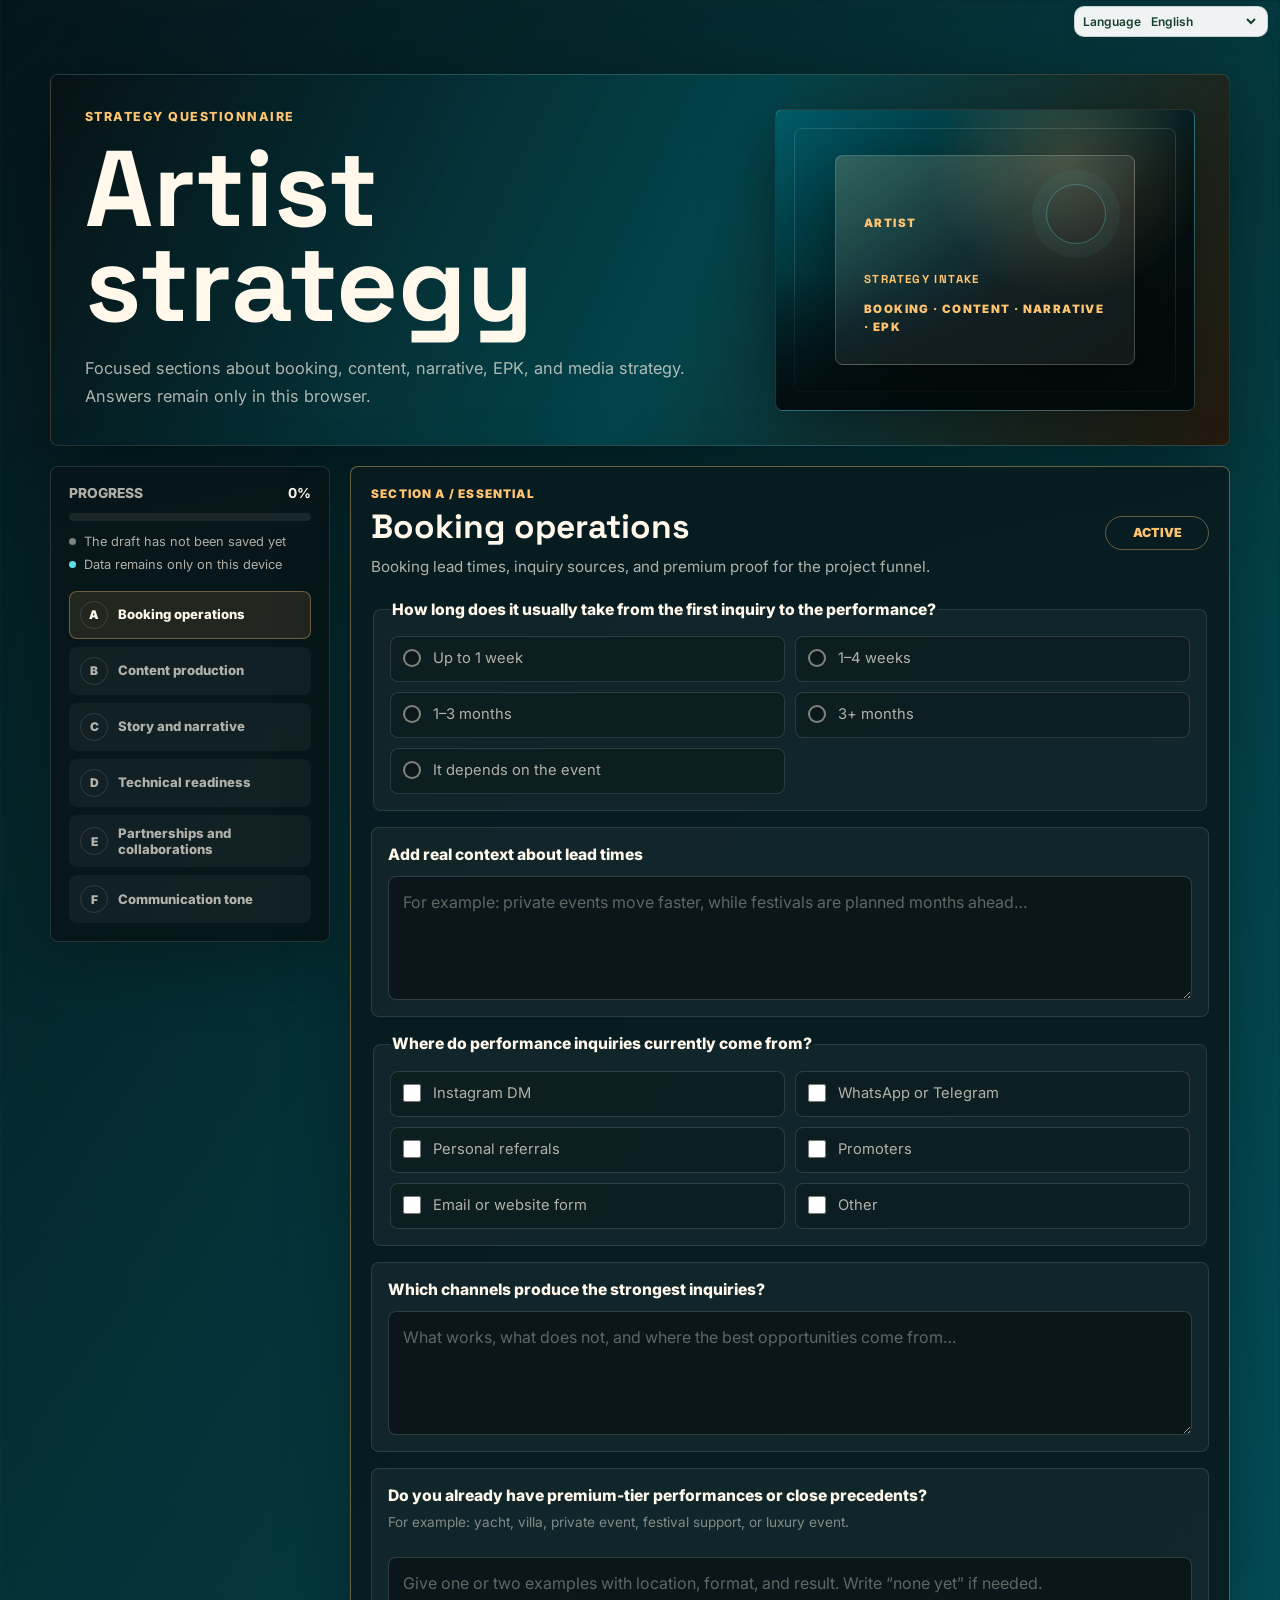
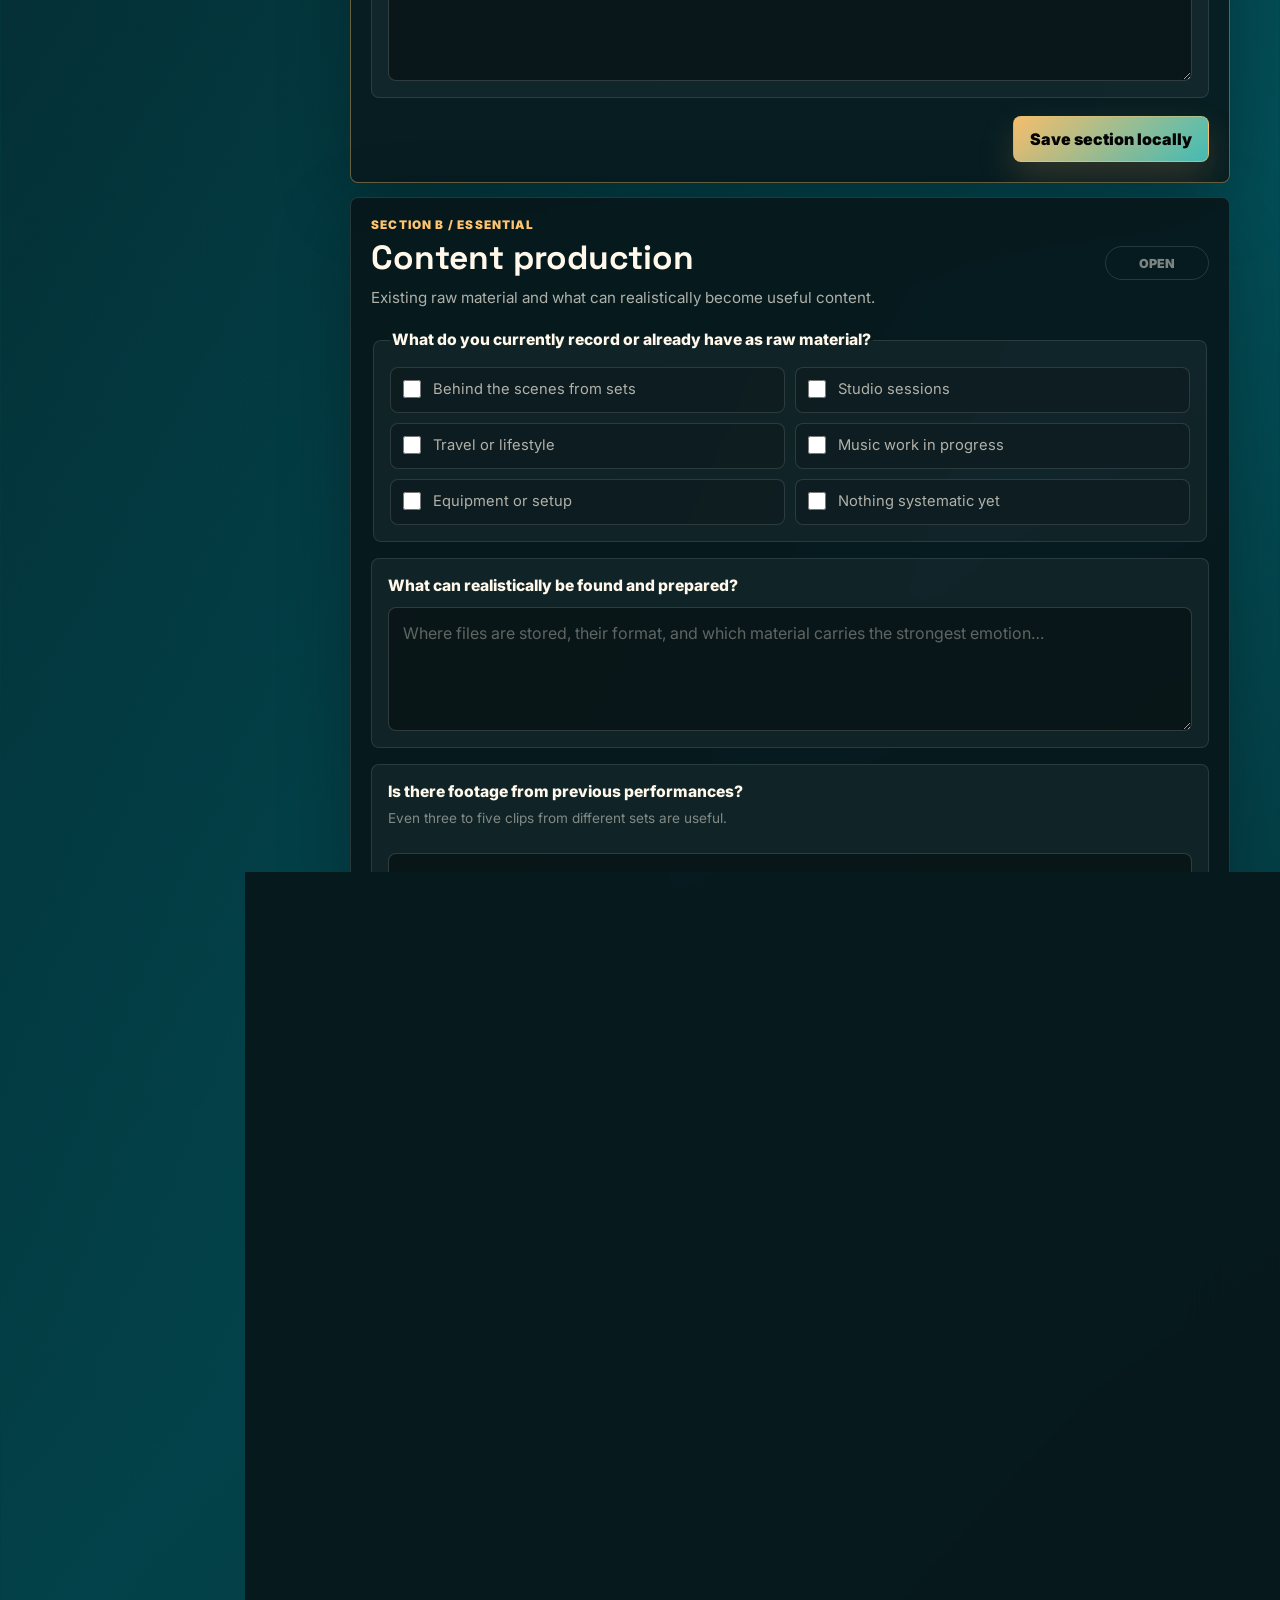
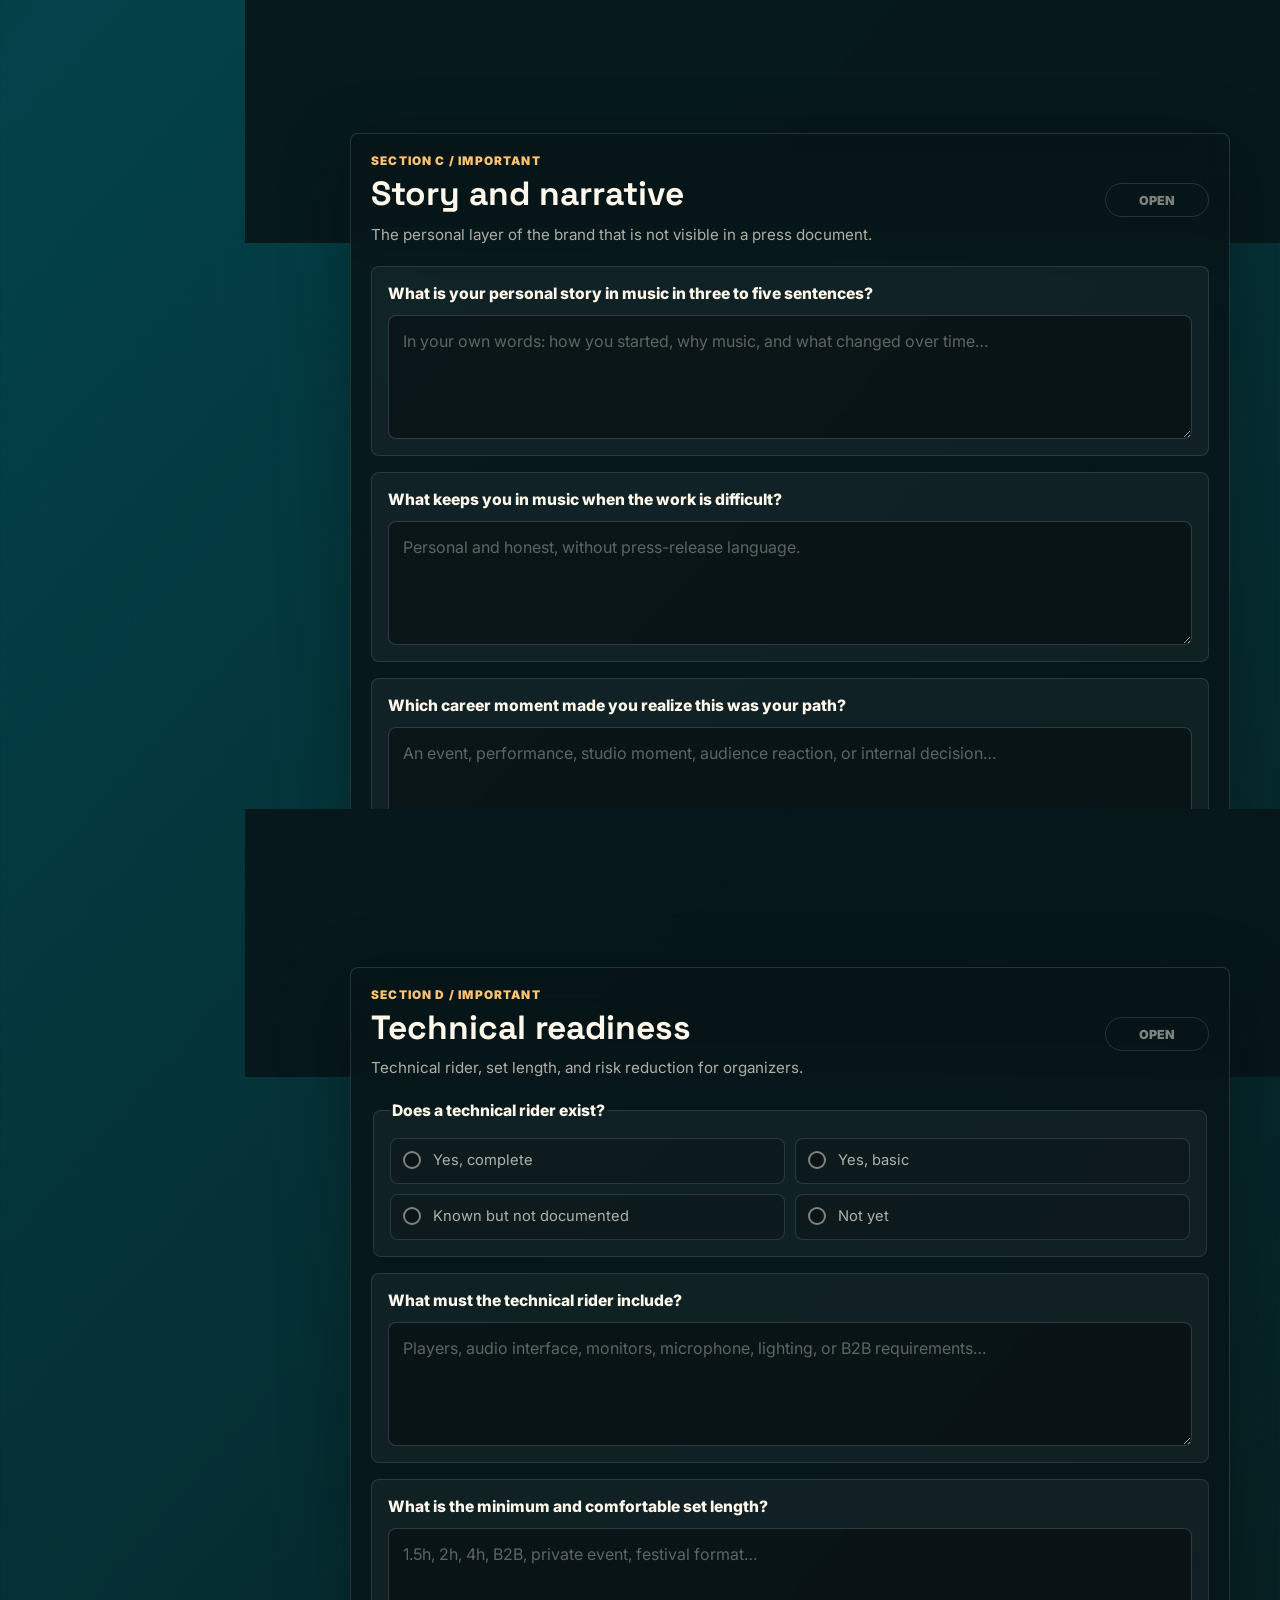
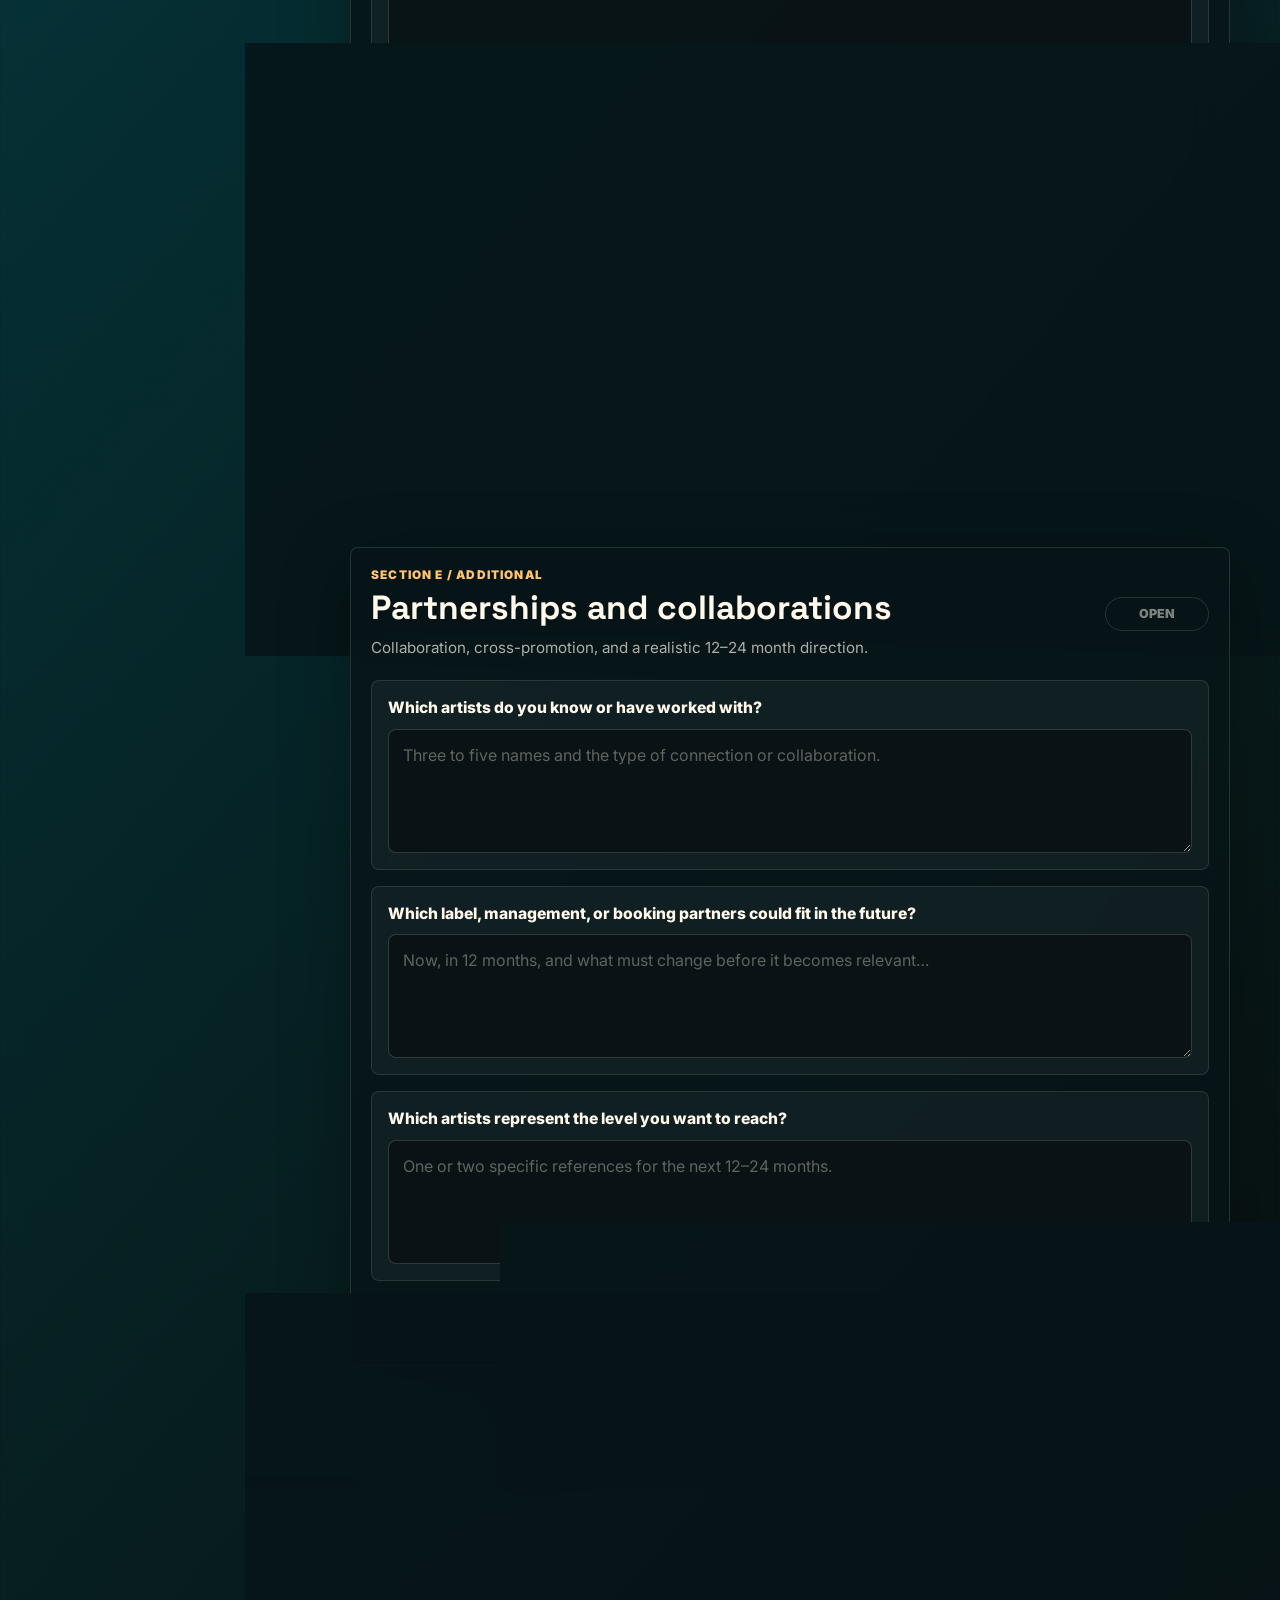
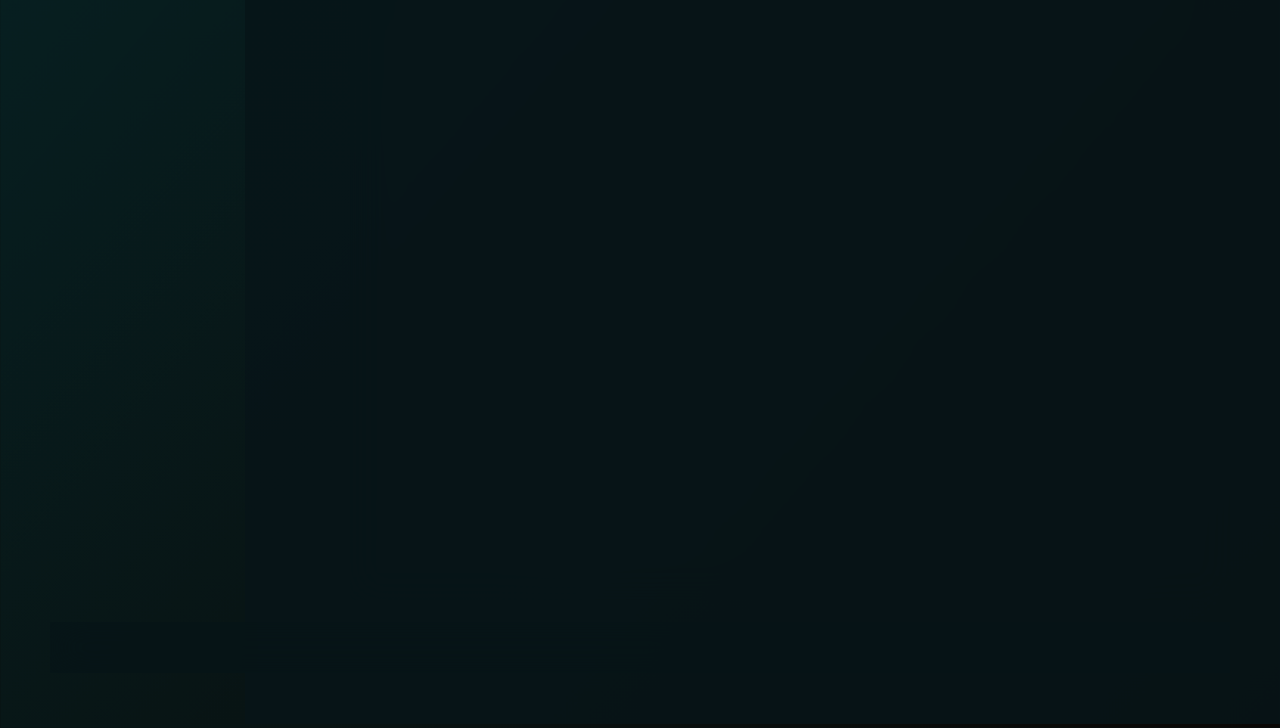
<file: prohor-intake.html>
<!DOCTYPE html>
<html lang="en">
<head>
  <meta charset="UTF-8">
  <meta name="viewport" content="width=device-width, initial-scale=1.0">
  <meta name="description" content="Questionnaire for preparing an artist strategy, personal brand, and booking process.">
  <meta name="robots" content="noindex, nofollow">
  <title data-i18n-key="Artist strategy questionnaire">Artist strategy questionnaire</title>
  <link rel="preconnect" href="https://fonts.googleapis.com">
  <link rel="preconnect" href="https://fonts.gstatic.com" crossorigin>
  <link href="https://fonts.googleapis.com/css2?family=Inter:wght@400;500;600;700;800;900&family=Space+Grotesk:wght@500;600;700&display=swap" rel="stylesheet">
  <link rel="stylesheet" href="prohor-intake.css">
</head>
<body>
  <div class="locale-mount"><label class="locale-switcher">
    <span data-i18n-key="Language">Language</span>
    <select data-language-selector aria-label="Language" data-i18n-aria-label="Language">
      <option value="en">English</option>
      <option value="uk">Українська</option>
    </select>
  </label></div>

  <main class="intake-shell">
    <section class="intake-hero" aria-labelledby="page-title">
      <div class="hero-copy">
        <p class="eyebrow"><span data-i18n-key="Strategy questionnaire">Strategy questionnaire</span></p>
        <h1 id="page-title"><span data-i18n-key="Artist strategy">Artist strategy</span></h1>
        <p class="hero-lede"><span data-i18n-key="Focused sections about booking, content, narrative, EPK, and media strategy. Answers remain only in this browser.">Focused sections about booking, content, narrative, EPK, and media strategy. Answers remain only in this browser.</span></p>
      </div>

      <div class="hero-art" aria-hidden="true">
        <div class="hero-art__frame">
          <span><span data-i18n-key="Artist">Artist</span></span>
          <strong><span data-i18n-key="Strategy intake">Strategy intake</span></strong>
          <small><span data-i18n-key="Booking · Content · Narrative · EPK">Booking · Content · Narrative · EPK</span></small>
        </div>
      </div>
    </section>

    <section class="intake-workspace" aria-label="Questionnaire workspace" data-i18n-aria-label="Questionnaire workspace">
      <aside class="progress-panel">
        <div class="progress-topline">
          <span><span data-i18n-key="Progress">Progress</span></span>
          <strong id="progress-percent">0%</strong>
        </div>
        <div class="progress-track" aria-hidden="true">
          <span id="progress-fill"></span>
        </div>
        <div class="intake-status" role="status" aria-live="polite">
          <span id="save-indicator" class="save-indicator"></span>
          <span id="storage-indicator" class="storage-indicator"><span data-i18n-key="Data remains only on this device">Data remains only on this device</span></span>
        </div>
        <ol id="section-nav" class="section-nav" aria-label="Question sections" data-i18n-aria-label="Question sections"></ol>
      </aside>

      <form id="intake-form" class="form-stage" novalidate>
        <div id="section-list"></div>
      </form>
    </section>

    <footer class="intake-footer">
      <span><span data-i18n-key="Local draft">Local draft</span></span>
      <span><span data-i18n-key="Answers are not sent to the team automatically">Answers are not sent to the team automatically</span></span>
    </footer>
  </main>

  <div id="toast" class="toast" role="status" aria-live="polite"></div>

  <script src="client-space.i18n.js"></script>
  <script src="prohor-intake.js"></script>
</body>
</html>
</file>
<file: prohor-intake.css>
:root {
  --bg: #080705;
  --bg-soft: #07191c;
  --panel: rgba(7, 21, 24, 0.88);
  --panel-strong: rgba(8, 28, 32, 0.95);
  --line: rgba(255, 255, 255, 0.13);
  --line-strong: rgba(239, 193, 116, 0.38);
  --text: #fff8eb;
  --muted: rgba(255, 248, 235, 0.68);
  --soft: rgba(255, 248, 235, 0.48);
  --amber: #e0a14f;
  --amber-strong: #ffc46f;
  --cyan: #5edee6;
  --teal: #006b78;
  --teal-soft: #0b3f47;
  --ink: #050505;
  --success: #66e6ad;
  --danger: #ff8b74;
  --shadow: 0 24px 80px rgba(0, 0, 0, 0.42);
  --font: Inter, -apple-system, BlinkMacSystemFont, "Segoe UI", sans-serif;
  --display: "Space Grotesk", Inter, sans-serif;
}

* {
  box-sizing: border-box;
}

html {
  min-height: 100%;
  background: var(--bg);
  color: var(--text);
  font-family: var(--font);
  -webkit-font-smoothing: antialiased;
  scroll-behavior: smooth;
}

body {
  min-height: 100vh;
  margin: 0;
  background:
    linear-gradient(130deg, rgba(4, 13, 15, 0.9), rgba(0, 91, 102, 0.66) 38%, rgba(10, 7, 5, 0.94) 100%),
    linear-gradient(180deg, #0a6672 0%, #081315 42%, #080705 100%);
  color: var(--text);
}

body::before {
  position: fixed;
  inset: 0;
  z-index: -2;
  content: "";
  background:
    radial-gradient(circle at 72% 18%, rgba(224, 161, 79, 0.18), transparent 34%),
    radial-gradient(circle at 20% 34%, rgba(94, 222, 230, 0.13), transparent 38%);
  opacity: 0.9;
}

body::after {
  position: fixed;
  inset: 0;
  z-index: -1;
  content: "";
  background-image:
    linear-gradient(rgba(255, 255, 255, 0.035) 1px, transparent 1px),
    linear-gradient(90deg, rgba(255, 255, 255, 0.028) 1px, transparent 1px);
  background-size: 64px 64px;
  mask-image: linear-gradient(to bottom, rgba(0, 0, 0, 0.8), transparent 72%);
  pointer-events: none;
}

button,
input,
textarea {
  font: inherit;
}

button {
  border: 0;
}

.intake-shell {
  width: min(1180px, calc(100% - 32px));
  margin: 0 auto;
  padding: 32px 0 56px;
}

.intake-hero {
  display: grid;
  grid-template-columns: minmax(0, 1fr) minmax(260px, 420px);
  gap: 28px;
  align-items: end;
  min-height: 360px;
  padding: 34px;
  border: 1px solid var(--line);
  border-radius: 8px;
  background:
    linear-gradient(115deg, rgba(6, 18, 21, 0.95), rgba(0, 96, 108, 0.62) 54%, rgba(48, 29, 10, 0.76)),
    rgba(8, 20, 22, 0.9);
  box-shadow: var(--shadow);
  overflow: hidden;
}

.hero-copy {
  max-width: 680px;
}

.eyebrow {
  margin: 0 0 18px;
  color: var(--amber-strong);
  font-size: 0.78rem;
  font-weight: 800;
  letter-spacing: 0.12em;
  text-transform: uppercase;
}

h1 {
  max-width: 860px;
  margin: 0;
  font-family: var(--display);
  font-size: clamp(3.35rem, 8.4vw, 7.4rem);
  line-height: 0.88;
  letter-spacing: 0;
}

.hero-lede {
  max-width: 620px;
  margin: 24px 0 0;
  color: var(--muted);
  font-size: 1.02rem;
  line-height: 1.7;
}

.hero-art {
  position: relative;
  align-self: stretch;
  display: grid;
  place-items: center;
  min-height: 264px;
  margin: 0;
  border: 1px solid rgba(255, 255, 255, 0.16);
  border-radius: 8px;
  overflow: hidden;
  background:
    radial-gradient(circle at 70% 18%, rgba(255, 196, 111, 0.22), transparent 36%),
    linear-gradient(145deg, rgba(0, 94, 106, 0.92), rgba(3, 17, 20, 0.94) 58%, rgba(5, 5, 5, 0.98));
  box-shadow: 0 18px 70px rgba(0, 0, 0, 0.36);
}

.hero-art::before {
  position: absolute;
  inset: 18px;
  content: "";
  border: 1px solid rgba(255, 255, 255, 0.12);
  border-radius: 8px;
  pointer-events: none;
}

.hero-art::after {
  position: absolute;
  inset: auto 0 0;
  height: 46%;
  content: "";
  background: linear-gradient(0deg, rgba(3, 12, 14, 0.9), transparent);
  pointer-events: none;
}

.hero-art__frame {
  position: relative;
  z-index: 1;
  display: grid;
  gap: 12px;
  width: min(78%, 300px);
  min-height: 210px;
  align-content: end;
  padding: 28px;
  border: 1px solid rgba(255, 255, 255, 0.2);
  border-radius: 8px;
  overflow: hidden;
  background:
    linear-gradient(145deg, rgba(255, 196, 111, 0.14), transparent 44%),
    rgba(255, 255, 255, 0.06);
  box-shadow: 0 22px 70px rgba(0, 0, 0, 0.36);
}

.hero-art__frame::before {
  position: absolute;
  top: 28px;
  right: 28px;
  width: 58px;
  height: 58px;
  border: 1px solid rgba(94, 222, 230, 0.34);
  border-radius: 50%;
  content: "";
  box-shadow: 0 0 0 14px rgba(94, 222, 230, 0.05);
}

.hero-art__frame span {
  color: var(--amber-strong);
  font-size: 0.72rem;
  font-weight: 900;
  letter-spacing: 0.12em;
  text-transform: uppercase;
}

.hero-art__frame strong {
  font-family: var(--display);
  font-size: clamp(2rem, 4vw, 3.2rem);
  line-height: 0.92;
  letter-spacing: 0;
}

.hero-art__frame small {
  color: var(--muted);
  font-size: 0.72rem;
  font-weight: 700;
  line-height: 1.5;
  letter-spacing: 0.04em;
  text-transform: uppercase;
}

.intake-workspace {
  display: grid;
  grid-template-columns: 280px minmax(0, 1fr);
  gap: 20px;
  align-items: start;
  margin-top: 20px;
}

.progress-panel,
.section-card {
  border: 1px solid var(--line);
  border-radius: 8px;
  background: var(--panel);
  box-shadow: 0 18px 70px rgba(0, 0, 0, 0.28);
  backdrop-filter: blur(18px);
  -webkit-backdrop-filter: blur(18px);
}

.progress-panel {
  position: sticky;
  top: 20px;
  padding: 18px;
}

.progress-topline {
  display: flex;
  align-items: center;
  justify-content: space-between;
  gap: 14px;
  color: var(--muted);
  font-size: 0.86rem;
  font-weight: 800;
  text-transform: uppercase;
}

.progress-topline strong {
  color: var(--text);
}

.progress-track {
  height: 8px;
  margin-top: 12px;
  border-radius: 999px;
  background: rgba(255, 255, 255, 0.08);
  overflow: hidden;
}

.progress-track span {
  display: block;
  width: 0;
  height: 100%;
  border-radius: inherit;
  background: linear-gradient(90deg, var(--amber), var(--cyan));
  transition: width 0.28s ease;
}

.intake-status {
  display: grid;
  gap: 6px;
  margin-top: 12px;
}

.save-indicator,
.storage-indicator {
  display: flex;
  align-items: center;
  gap: 8px;
  min-height: 17px;
  color: var(--muted);
  font-size: 0.8rem;
}

.save-indicator::before,
.storage-indicator::before {
  content: '';
  width: 7px;
  height: 7px;
  flex: none;
  border-radius: 50%;
  background: var(--soft);
}

.storage-indicator::before {
  background: var(--cyan);
}

.save-indicator.is-error {
  color: var(--danger);
}

.save-indicator.is-error::before {
  background: var(--danger);
}

.section-nav {
  display: grid;
  gap: 8px;
  margin: 18px 0 0;
  padding: 0;
  list-style: none;
}

.section-nav button {
  display: grid;
  grid-template-columns: 28px 1fr;
  gap: 10px;
  align-items: center;
  width: 100%;
  min-height: 48px;
  padding: 9px 10px;
  border: 1px solid transparent;
  border-radius: 8px;
  background: rgba(255, 255, 255, 0.045);
  color: var(--muted);
  text-align: left;
  cursor: pointer;
  transition: border-color 0.2s ease, background 0.2s ease, color 0.2s ease;
}

.section-nav button:hover {
  border-color: rgba(255, 255, 255, 0.17);
  background: rgba(255, 255, 255, 0.075);
  color: var(--text);
}

.section-nav button.is-active {
  border-color: var(--line-strong);
  background: rgba(224, 161, 79, 0.12);
  color: var(--text);
}

.section-nav button.is-complete {
  color: var(--success);
}

.nav-index {
  display: inline-grid;
  place-items: center;
  width: 28px;
  height: 28px;
  border: 1px solid var(--line);
  border-radius: 999px;
  color: inherit;
  font-size: 0.75rem;
  font-weight: 900;
}

.nav-title {
  font-size: 0.82rem;
  font-weight: 800;
  line-height: 1.25;
}

.form-stage {
  min-width: 0;
}

#section-list {
  display: grid;
  gap: 14px;
}

.section-card {
  overflow: hidden;
}

.section-card.is-active {
  border-color: rgba(239, 193, 116, 0.42);
  background: var(--panel-strong);
}

.section-head {
  display: grid;
  grid-template-columns: minmax(0, 1fr) auto;
  gap: 16px;
  align-items: center;
  width: 100%;
  padding: 20px;
}

.section-head.is-clickable {
  cursor: pointer;
}

.section-head.is-clickable:hover {
  background: rgba(255, 255, 255, 0.025);
}

.section-kicker {
  margin: 0 0 8px;
  color: var(--amber-strong);
  font-size: 0.74rem;
  font-weight: 900;
  letter-spacing: 0.1em;
  text-transform: uppercase;
}

.section-title {
  margin: 0;
  font-family: var(--display);
  font-size: clamp(1.35rem, 3vw, 2.1rem);
  line-height: 1.08;
  letter-spacing: 0;
}

.section-note {
  max-width: 660px;
  margin: 10px 0 0;
  color: var(--muted);
  font-size: 0.95rem;
  line-height: 1.55;
}

.section-head-actions {
  display: flex;
  flex-wrap: wrap;
  gap: 8px;
  align-items: center;
  justify-content: flex-end;
}

.section-state {
  display: inline-flex;
  align-items: center;
  justify-content: center;
  min-width: 104px;
  min-height: 34px;
  padding: 7px 12px;
  border: 1px solid var(--line);
  border-radius: 999px;
  color: var(--soft);
  font-size: 0.78rem;
  font-weight: 900;
  text-transform: uppercase;
}

.section-edit-btn {
  min-height: 34px;
  padding: 7px 12px;
  border: 1px solid rgba(255, 196, 111, 0.34);
  border-radius: 999px;
  background: rgba(255, 196, 111, 0.1);
  color: var(--amber-strong);
  font-size: 0.78rem;
  font-weight: 900;
  text-transform: uppercase;
  cursor: pointer;
  transition: background 0.2s ease, border-color 0.2s ease, color 0.2s ease;
}

.section-edit-btn:hover {
  border-color: rgba(255, 196, 111, 0.56);
  background: rgba(255, 196, 111, 0.16);
  color: var(--text);
}

.section-card.is-edited .section-state {
  border-color: rgba(255, 196, 111, 0.4);
  color: var(--amber-strong);
}

.section-card.is-active .section-state {
  border-color: rgba(255, 196, 111, 0.38);
  color: var(--amber-strong);
}

.section-card.is-complete .section-state {
  border-color: rgba(102, 230, 173, 0.36);
  color: var(--success);
}

.section-body {
  display: block;
  padding: 0 20px 20px;
}

.field-grid {
  display: grid;
  gap: 16px;
}

.field {
  display: grid;
  gap: 10px;
  padding: 16px;
  border: 1px solid rgba(255, 255, 255, 0.105);
  border-radius: 8px;
  background: rgba(255, 255, 255, 0.045);
}

.field-label {
  color: var(--text);
  font-size: 0.98rem;
  font-weight: 800;
  line-height: 1.4;
}

.field-hint {
  margin-top: -4px;
  color: var(--soft);
  font-size: 0.85rem;
  line-height: 1.45;
}

textarea,
input[type="text"] {
  width: 100%;
  min-height: 48px;
  border: 1px solid rgba(255, 255, 255, 0.16);
  border-radius: 8px;
  background: rgba(2, 2, 2, 0.38);
  color: var(--text);
  outline: none;
  padding: 13px 14px;
  line-height: 1.5;
  transition: border-color 0.2s ease, box-shadow 0.2s ease, background 0.2s ease;
}

textarea {
  min-height: 124px;
  resize: vertical;
}

textarea:focus,
input[type="text"]:focus {
  border-color: rgba(79, 216, 208, 0.64);
  background: rgba(0, 0, 0, 0.52);
  box-shadow: 0 0 0 3px rgba(79, 216, 208, 0.12);
}

::placeholder {
  color: rgba(255, 248, 235, 0.35);
}

.choice-grid {
  display: grid;
  grid-template-columns: repeat(2, minmax(0, 1fr));
  gap: 10px;
}

.choice {
  display: grid;
  grid-template-columns: 20px 1fr;
  gap: 10px;
  align-items: start;
  min-height: 46px;
  padding: 12px;
  border: 1px solid rgba(255, 255, 255, 0.13);
  border-radius: 8px;
  background: rgba(0, 0, 0, 0.18);
  color: var(--muted);
  font-size: 0.92rem;
  line-height: 1.35;
  cursor: pointer;
}

.choice:has(input:checked) {
  border-color: rgba(255, 196, 111, 0.58);
  background: rgba(224, 161, 79, 0.12);
  color: var(--text);
}

.choice input {
  width: 18px;
  height: 18px;
  margin: 0;
  accent-color: var(--amber);
}

.choice input[data-single-choice] {
  display: grid;
  place-content: center;
  appearance: none;
  border: 2px solid rgba(255, 248, 235, 0.48);
  border-radius: 999px;
  background: rgba(0, 0, 0, 0.2);
}

.choice input[data-single-choice]::before {
  width: 8px;
  height: 8px;
  border-radius: 999px;
  background: var(--amber-strong);
  content: "";
  transform: scale(0);
  transition: transform 0.14s ease;
}

.choice input[data-single-choice]:checked {
  border-color: var(--amber-strong);
}

.choice input[data-single-choice]:checked::before {
  transform: scale(1);
}

.choice input[data-single-choice]:focus-visible {
  outline: 3px solid rgba(94, 222, 230, 0.28);
  outline-offset: 2px;
}

.actions {
  display: flex;
  flex-wrap: wrap;
  gap: 10px;
  justify-content: flex-end;
  margin-top: 18px;
}

.action-btn {
  min-height: 46px;
  padding: 0 16px;
  border-radius: 8px;
  color: var(--text);
  font-weight: 900;
  cursor: pointer;
  transition: transform 0.2s ease, background 0.2s ease, border-color 0.2s ease;
}

.action-btn:hover {
  transform: translateY(-1px);
}

.action-btn.secondary {
  border: 1px solid rgba(255, 255, 255, 0.16);
  background: rgba(255, 255, 255, 0.06);
}

.action-btn.ghost {
  margin-right: auto;
  border: 1px solid rgba(255, 255, 255, 0.13);
  background: transparent;
  color: var(--muted);
}

.action-btn.primary {
  border: 1px solid rgba(255, 196, 111, 0.52);
  background: linear-gradient(135deg, rgba(255, 196, 111, 0.96), rgba(79, 216, 208, 0.86));
  color: var(--ink);
  box-shadow: 0 16px 36px rgba(224, 161, 79, 0.2);
}

.action-btn[disabled] {
  cursor: wait;
  opacity: 0.62;
  transform: none;
}

.completion-panel {
  display: none;
  margin-top: 14px;
  padding: 18px;
  border: 1px solid rgba(102, 230, 173, 0.28);
  border-radius: 8px;
  background: rgba(102, 230, 173, 0.08);
  color: var(--muted);
  line-height: 1.55;
}

.completion-panel.is-visible {
  display: block;
}

.completion-panel strong {
  display: block;
  margin-bottom: 6px;
  color: var(--success);
  font-size: 1.02rem;
}

.intake-footer {
  display: flex;
  flex-wrap: wrap;
  align-items: center;
  justify-content: space-between;
  gap: 16px;
  margin-top: 22px;
  padding: 16px 18px;
  border: 1px solid var(--line);
  border-radius: 8px;
  background: rgba(7, 21, 24, 0.64);
  color: var(--soft);
  font-size: 0.86rem;
  font-weight: 800;
  backdrop-filter: blur(18px);
  -webkit-backdrop-filter: blur(18px);
}

.toast {
  position: fixed;
  right: 18px;
  bottom: 18px;
  z-index: 20;
  max-width: min(420px, calc(100vw - 36px));
  padding: 13px 15px;
  border: 1px solid rgba(255, 255, 255, 0.14);
  border-radius: 8px;
  background: rgba(7, 7, 7, 0.9);
  color: var(--text);
  box-shadow: 0 18px 60px rgba(0, 0, 0, 0.45);
  opacity: 0;
  transform: translateY(10px);
  pointer-events: none;
  transition: opacity 0.2s ease, transform 0.2s ease;
}

.toast.is-visible {
  opacity: 1;
  transform: translateY(0);
}

@media (max-width: 900px) {
  .intake-shell {
    width: min(100% - 24px, 720px);
    padding-top: 16px;
  }

  .intake-hero,
  .intake-workspace {
    grid-template-columns: 1fr;
  }

  .intake-hero {
    min-height: 0;
    padding: 22px;
  }

  .hero-art {
    min-height: 220px;
  }

  .hero-art__frame {
    width: min(76%, 300px);
  }

  .progress-panel {
    position: static;
  }

  .section-nav {
    grid-template-columns: repeat(2, minmax(0, 1fr));
  }
}

@media (max-width: 620px) {
  .intake-shell {
    width: calc(100% - 20px);
    padding-bottom: 32px;
  }

  .intake-hero {
    padding: 18px;
  }

  h1 {
    font-size: clamp(3rem, 17vw, 4.8rem);
  }

  .hero-lede {
    font-size: 0.96rem;
  }

  .hero-art {
    min-height: 180px;
  }

  .hero-art__frame {
    min-height: 160px;
    padding: 22px;
  }

  .section-nav,
  .choice-grid {
    grid-template-columns: 1fr;
  }

  .section-head {
    grid-template-columns: 1fr;
    padding: 16px;
  }

  .section-head-actions {
    justify-content: flex-start;
  }

  .section-body {
    padding: 0 16px 16px;
  }

  .actions {
    justify-content: stretch;
  }

  .action-btn {
    width: 100%;
  }

  .action-btn.ghost {
    margin-right: 0;
  }

  .intake-footer {
    align-items: stretch;
    flex-direction: column;
  }
}

.locale-mount {
  min-height: 42px;
  display: flex;
  align-items: center;
  justify-content: flex-end;
  padding: 4px max(12px, env(safe-area-inset-right));
}
.locale-switcher {
  display: flex;
  align-items: center;
  gap: 6px;
  padding: 6px 8px;
  border: 1px solid rgba(23, 63, 44, .18);
  border-radius: 10px;
  background: rgba(255, 255, 255, .94);
  color: #173f2c;
  font-size: 12px;
  font-weight: 600;
  box-shadow: 0 4px 16px rgba(23, 63, 44, .08);
}
.locale-switcher select {
  min-width: 112px;
  border: 0;
  background: transparent;
  color: inherit;
  font: inherit;
  cursor: pointer;
}
.locale-switcher:focus-within { outline: 2px solid #173f2c; outline-offset: 2px; }
</file>
